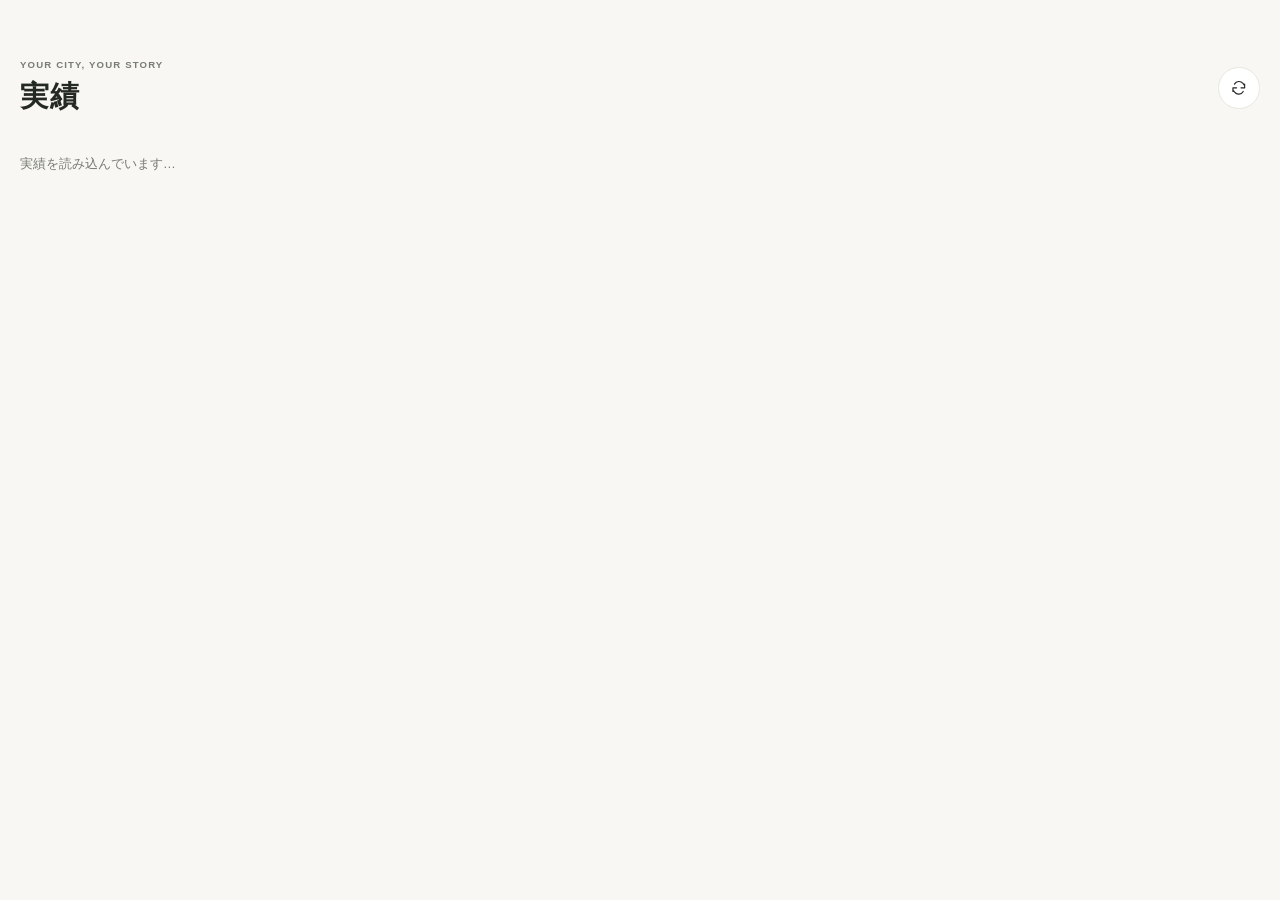
<file: ui/index.html>
<!doctype html>
<html lang="ja">
<head>
    <meta charset="utf-8">
    <meta name="viewport" content="width=device-width, initial-scale=1">
    <title>実績</title>
    <link rel="stylesheet" href="style.css">
    <script src="app.js" defer></script>
</head>
<body>
    <main>
        <header class="app-header">
            <div><span class="eyebrow">YOUR CITY, YOUR STORY</span><h1>実績</h1></div>
            <button id="refresh" class="icon-button" aria-label="実績を更新" title="更新">
                <svg viewBox="0 0 24 24" aria-hidden="true"><path d="M20 7v5h-5M4 17v-5h5M6.1 7a7 7 0 0 1 11.6-1L20 9M4 15l2.3 3A7 7 0 0 0 18 17"/></svg>
            </button>
        </header>
        <p id="message" role="status" aria-live="polite">実績を読み込んでいます…</p>
        <div id="content" hidden>
            <section class="summary" aria-label="達成状況">
                <div class="summary-heading"><span>この街での、あなたの歩み。</span><img src="icon.svg" alt="" class="summary-icon"></div>
                <div class="total"><strong id="unlocked-count">0</strong><span>/ <span id="total-count">0</span> 達成</span></div>
                <progress id="overall-progress" max="1" value="0" aria-label="実績の達成率"></progress>
                <p>ひとつずつ、思い出を称号に。</p>
            </section>
            <section class="equipped" aria-label="表示中の称号">
                <div><span class="eyebrow">表示中の称号</span><strong id="equipped-title">設定していません</strong></div>
                <button id="clear-title" class="text-button" hidden>外す</button>
            </section>
            <div class="section-heading"><h2>実績一覧</h2><span>達成して称号を獲得</span></div>
            <p id="statistics-info" class="statistics-info"></p>
            <div id="achievements" class="achievement-list"></div>
            <p id="empty" class="empty" hidden>実績はまだ登録されていません。</p>
            <p class="footnote">獲得した称号は、名前の横に表示できます。</p>
        </div>
    </main>
    <template id="achievement-template">
        <article class="achievement">
            <div class="achievement-heading"><span class="achievement-number"></span><span class="badge"></span></div>
            <h3></h3>
            <p class="description"></p>
            <div class="progress-label"><span class="progress-text"></span><time></time></div>
            <progress max="1" value="0"></progress>
            <p class="acquisition-rate"></p>
            <div class="reward"><span class="reward-title"></span><button class="select-button"></button></div>
        </article>
    </template>
</body>
</html>
</file>
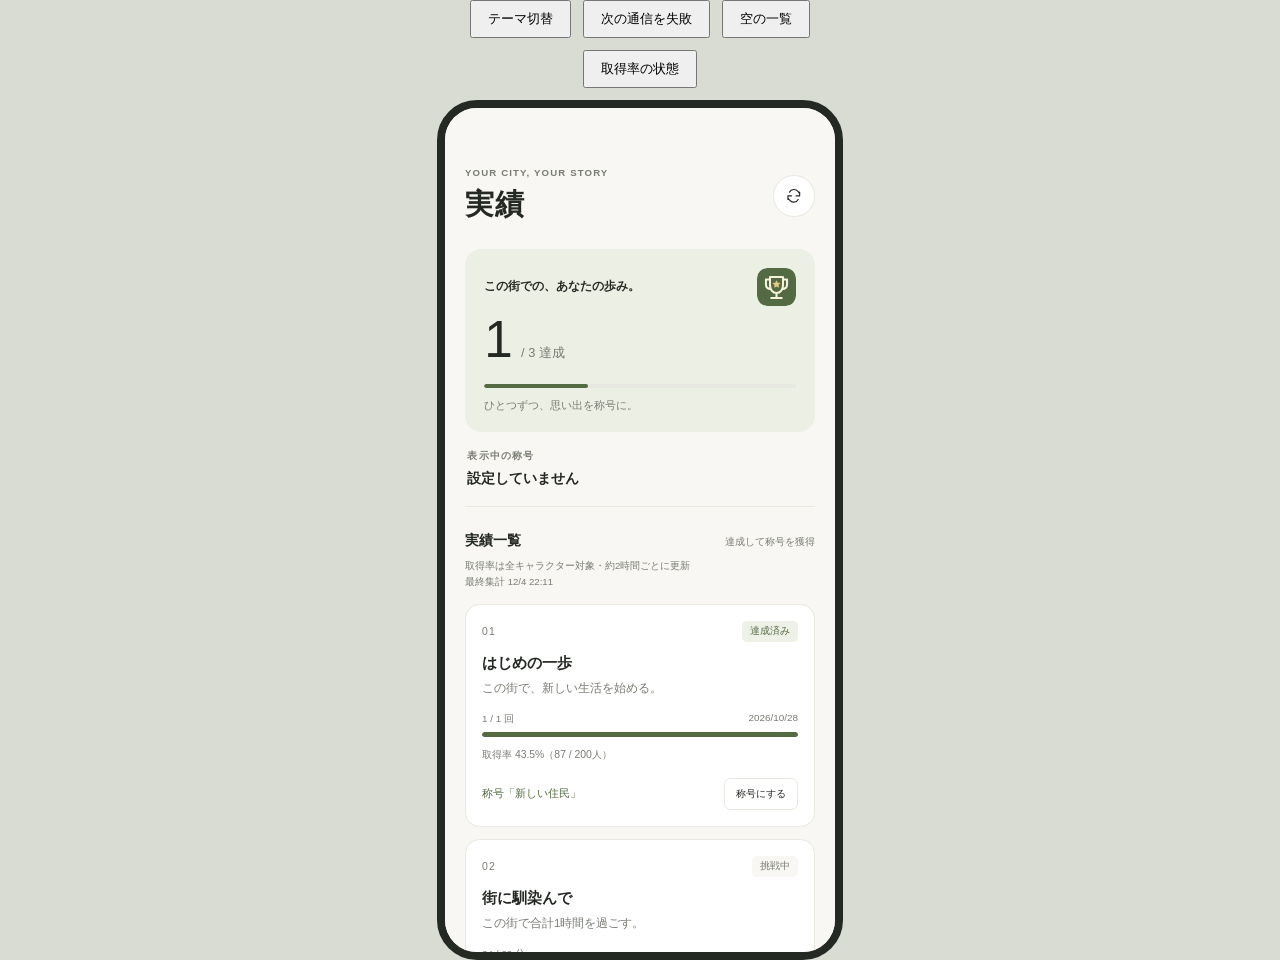
<file: tests/preview.html>
<!doctype html>
<html lang="ja">
<meta charset="utf-8">
<title>実績 UI プレビュー（モック）</title>
<style>
body{margin:0;display:grid;place-content:center;gap:12px;min-height:100vh;background:#d8dcd3;font:14px sans-serif}
iframe{width:390px;height:844px;border:8px solid #252923;border-radius:40px;background:#f8f7f3}
nav{display:flex;flex-wrap:wrap;max-width:406px;justify-content:center;gap:12px}button{padding:8px 16px}
</style>
<nav><button id="theme">テーマ切替</button><button id="fail">次の通信を失敗</button><button id="empty">空の一覧</button><button id="statistics">取得率の状態</button></nav>
<iframe src="../ui/index.html" title="実績"></iframe>
<script>
const frame = document.querySelector('iframe');
const entries = [
 {id:'welcome',name:'はじめの一歩',description:'この街で、新しい生活を始める。',title:'新しい住民',target:1,unit:'回',progress:1,unlocked:true,unlockedAt:1793185200,unlockedCount:87},
 {id:'one_hour',name:'街に馴染んで',description:'この街で合計1時間を過ごす。',title:'街の住民',target:60,unit:'分',progress:24,unlocked:false,unlockedCount:25},
 {id:'ten_hours',name:'いつもの街角',description:'この街で合計10時間を過ごす。',title:'街の常連',target:600,unit:'分',progress:24,unlocked:false,unlockedCount:3}
];
let selected=false, fail=false, empty=false, dark=false, statisticsMode=0;
const statisticsUpdatedAt=Math.floor(Date.now()/1000);
frame.onload=()=>{
 const ui=frame.contentWindow;
 ui.fetchNui=async(event,data)=>{
   if(fail){fail=false;return {ok:false,error:'テスト用の通信エラーです。更新して再試行してください。'};}
   if(event==='selectTitle'){
     if(data.id && !entries.some(e=>e.id===data.id&&e.unlocked)) return {ok:false,error:'未獲得です。'};
     selected=data.id||false;
   }
   return {ok:true,achievements:empty?[]:entries.map(entry=>({...entry,unlockedCount:statisticsMode===2?0:entry.unlockedCount})),selected,statistics:statisticsMode===1?undefined:{totalPlayers:statisticsMode===2?0:200,updatedAt:statisticsUpdatedAt,refreshMinutes:120}};
 };
};
document.querySelector('#theme').onclick=()=>{
 dark=!dark;
 frame.contentDocument.documentElement.dataset.theme=dark?'dark':'light';
};
document.querySelector('#fail').onclick=()=>{fail=true;};
document.querySelector('#statistics').onclick=()=>{
 statisticsMode=(statisticsMode+1)%3;
 frame.contentWindow.postMessage({type:'achievementsChanged'},location.origin);
};
document.querySelector('#empty').onclick=()=>{
 empty=!empty;
 frame.contentWindow.postMessage({type:'achievementsChanged'},location.origin);
};
</script>
</html>
</file>
<file: ui/style.css>
:root {
    color-scheme: light;
    --bg: #f8f7f3;
    --surface: #fff;
    --text: #252923;
    --muted: #787c73;
    --line: #e7e8df;
    --accent: #546a42;
    --soft: #eef1e7;
    --hero: #ecefe3;
    --error: #a93728;
    font-family: -apple-system, BlinkMacSystemFont, "Segoe UI", "Noto Sans JP", sans-serif;
    font-size: 16px;
}
[data-theme="dark"] {
    color-scheme: dark;
    --bg: #171c17;
    --surface: #212721;
    --text: #eef0e8;
    --muted: #abb2a4;
    --line: #343e32;
    --accent: #b5cc97;
    --soft: #303d2b;
    --hero: #2b3627;
    --error: #ffb1a4;
}
* { box-sizing: border-box; }
[hidden] { display: none !important; }
body { margin: 0; background: var(--bg); color: var(--text); }
button { font: inherit; cursor: pointer; -webkit-tap-highlight-color: transparent; }
button:disabled { cursor: default; opacity: .55; }
button:focus-visible { outline: .14rem solid var(--accent); outline-offset: .2rem; }
main { padding: 3.7rem 1.25rem 2.5rem; min-height: 100vh; }
.app-header { display: flex; justify-content: space-between; align-items: center; margin-bottom: 1.5rem; }
.eyebrow { display: block; color: var(--muted); font-size: .6rem; letter-spacing: .12em; font-weight: 600; }
h1 { margin: .4rem 0 0; font-size: 1.8rem; letter-spacing: .04em; }
.icon-button { width: 2.6rem; height: 2.6rem; border: .06rem solid var(--line); border-radius: 50%; background: var(--surface); color: var(--text); display: grid; place-items: center; }
svg { width: 1.1rem; fill: none; stroke: currentColor; stroke-width: 1.6; stroke-linecap: round; stroke-linejoin: round; }
#message { color: var(--muted); font-size: .8rem; line-height: 1.7; padding: .8rem 0; }
#message.error { color: var(--error); }
.summary { padding: 1.2rem; border-radius: 1rem; background: var(--hero); }
.summary-heading { display: flex; align-items: center; justify-content: space-between; gap: .5rem; font-size: .72rem; font-weight: 600; }
.summary-icon { width: 2.4rem; height: 2.4rem; border-radius: .65rem; }
.total { display: flex; align-items: baseline; gap: .65rem; margin: .2rem 0 .8rem; }
.total > strong { font-size: 3.2rem; font-weight: 500; line-height: 1.2; letter-spacing: -.04em; }
.total > span { font-size: .8rem; color: var(--muted); }
progress { display: block; width: 100%; height: .3rem; border: 0; border-radius: 1rem; overflow: hidden; background: var(--line); appearance: none; }
progress::-webkit-progress-bar { background: var(--line); }
progress::-webkit-progress-value { background: var(--accent); border-radius: 1rem; }
progress::-moz-progress-bar { background: var(--accent); }
.summary p { font-size: .66rem; color: var(--muted); margin: .65rem 0 0; }
.equipped { padding: 1.15rem .15rem; display: flex; justify-content: space-between; align-items: center; border-bottom: .06rem solid var(--line); gap: .75rem; }
.equipped strong { display: block; font-size: .85rem; margin-top: .4rem; overflow-wrap: anywhere; }
.text-button { border: 0; background: transparent; color: var(--muted); font-size: .72rem; padding: .65rem; flex-shrink: 0; }
.section-heading { display: flex; justify-content: space-between; align-items: baseline; gap: .5rem; margin: 1.5rem 0 .8rem; }
h2 { font-size: .9rem; margin: 0; }
.section-heading > span { font-size: .6rem; color: var(--muted); }
.achievement-list { display: grid; gap: .75rem; }
.achievement { background: var(--surface); padding: 1rem; border-radius: .9rem; border: .06rem solid var(--line); }
.achievement-heading { display: flex; justify-content: space-between; align-items: center; }
.achievement-number { color: var(--muted); font-size: .65rem; letter-spacing: .12em; }
.badge { color: var(--muted); font-size: .6rem; padding: .25rem .5rem; border-radius: .3rem; background: var(--bg); }
.achievement.unlocked .badge { color: var(--accent); background: var(--soft); }
h3 { font-size: .95rem; margin: .7rem 0 .35rem; overflow-wrap: anywhere; }
.description { color: var(--muted); font-size: .72rem; line-height: 1.65; margin: 0 0 .85rem; overflow-wrap: anywhere; }
.progress-label { display: flex; flex-wrap: wrap; justify-content: space-between; gap: .35rem; font-size: .62rem; color: var(--muted); margin-bottom: .4rem; }
.statistics-info { font-size: .6rem; color: var(--muted); line-height: 1.7; white-space: pre-line; margin: -.3rem 0 .8rem; }
.acquisition-rate { font-size: .65rem; color: var(--muted); line-height: 1.6; margin: .65rem 0 0; overflow-wrap: anywhere; }
.reward { display: flex; align-items: center; justify-content: space-between; gap: .5rem; margin-top: .85rem; }
.reward-title { font-size: .7rem; color: var(--accent); overflow-wrap: anywhere; }
.select-button { flex-shrink: 0; border: .06rem solid var(--line); color: var(--text); background: var(--surface); padding: .5rem .7rem; border-radius: .4rem; font-size: .65rem; min-height: 2rem; }
.select-button.selected { color: var(--accent); background: var(--soft); border-color: transparent; opacity: 1; }
.footnote, .empty { font-size: .65rem; color: var(--muted); text-align: center; line-height: 1.7; margin: 1.2rem 0 0; }
</file>
